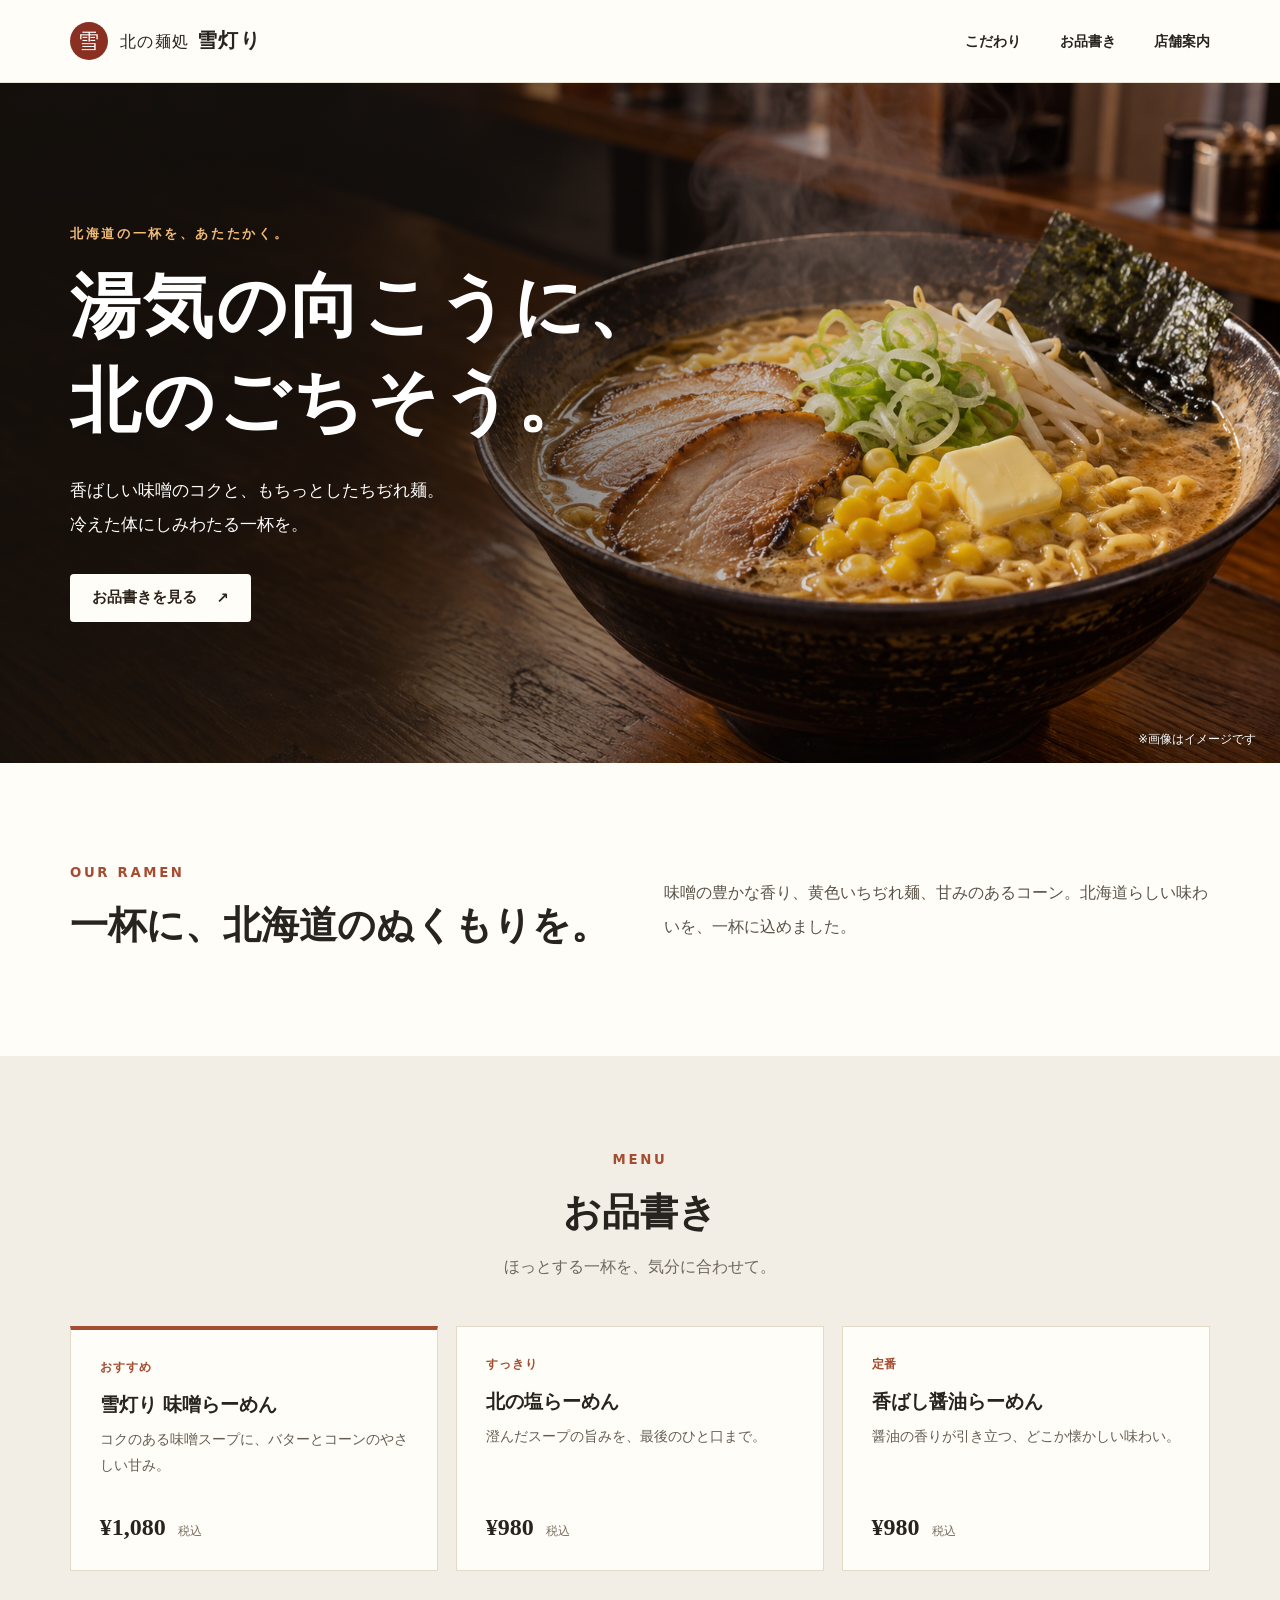
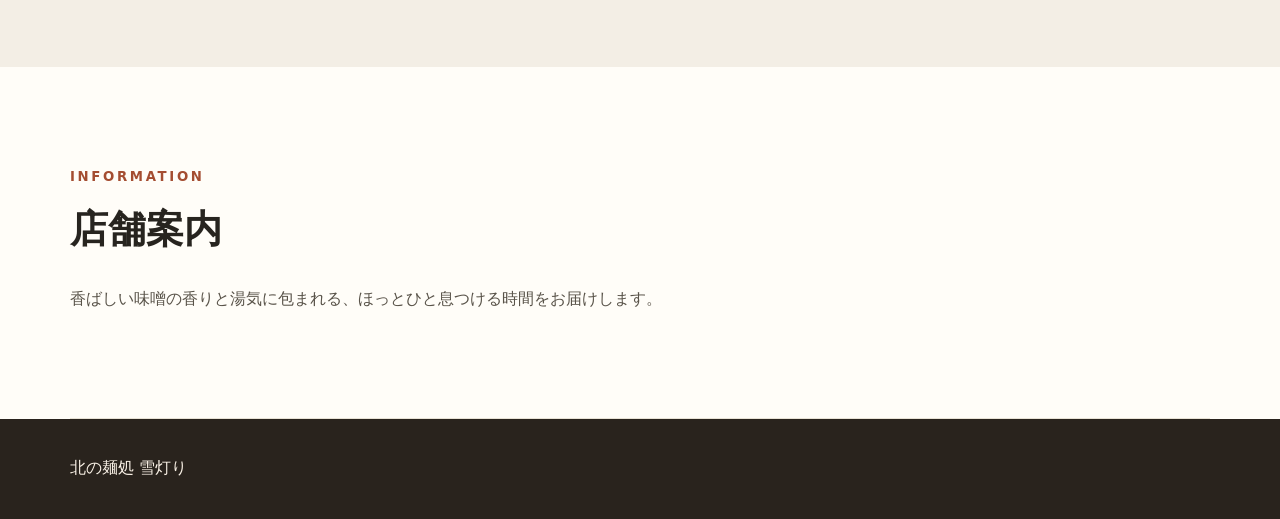
<file: site/index.html>
<!doctype html>
<html lang="ja">
<head>
  <meta charset="utf-8">
  <meta name="viewport" content="width=device-width, initial-scale=1">
  <meta name="description" content="北の麺処 雪灯り。香ばしい味噌とちぢれ麺を楽しむ、北海道ラーメンのトップページ。">
  <meta name="robots" content="noindex, nofollow">
  <title>北の麺処 雪灯り｜北海道ラーメン</title>
  <link rel="stylesheet" href="styles.css">
</head>
<body>
  <header class="site-header">
    <div class="header-inner">
      <a class="brand" href="#top" aria-label="北の麺処 雪灯り トップへ">
        <span class="brand-mark" aria-hidden="true">雪</span>
        <span>北の麺処 <strong>雪灯り</strong></span>
      </a>
      <nav aria-label="ページ内ナビゲーション">
        <a href="#about">こだわり</a>
        <a href="#menu">お品書き</a>
        <a href="#information">店舗案内</a>
      </nav>
    </div>
  </header>

  <main id="top">
    <section class="hero" aria-labelledby="hero-title">
      <img class="hero-image" src="images/hokkaido-miso-ramen.png" alt="湯気の立つ、チャーシューとコーン、バターをのせた味噌ラーメン" fetchpriority="high">
      <div class="hero-content">
        <p class="eyebrow">北海道の一杯を、あたたかく。</p>
        <h1 id="hero-title">湯気の向こうに、<br>北のごちそう。</h1>
        <p class="hero-copy">香ばしい味噌のコクと、もちっとしたちぢれ麺。<br>冷えた体にしみわたる一杯を。</p>
        <a class="button" href="#menu">お品書きを見る <span aria-hidden="true">↗</span></a>
      </div>
      <p class="hero-caption">※画像はイメージです</p>
    </section>

    <section class="intro section-shell" id="about" aria-labelledby="about-title">
      <div class="section-heading">
        <p class="eyebrow">OUR RAMEN</p>
        <h2 id="about-title">一杯に、北海道のぬくもりを。</h2>
      </div>
      <p>味噌の豊かな香り、黄色いちぢれ麺、甘みのあるコーン。北海道らしい味わいを、一杯に込めました。</p>
    </section>

    <section class="menu-section" id="menu" aria-labelledby="menu-title">
      <div class="section-shell">
        <div class="section-heading centered">
          <p class="eyebrow">MENU</p>
          <h2 id="menu-title">お品書き</h2>
          <p>ほっとする一杯を、気分に合わせて。</p>
        </div>
        <div class="menu-grid">
          <article class="menu-item featured">
            <span class="menu-label">おすすめ</span>
            <h3>雪灯り 味噌らーめん</h3>
            <p>コクのある味噌スープに、バターとコーンのやさしい甘み。</p>
            <p class="price">¥1,080 <span>税込</span></p>
          </article>
          <article class="menu-item">
            <span class="menu-label">すっきり</span>
            <h3>北の塩らーめん</h3>
            <p>澄んだスープの旨みを、最後のひと口まで。</p>
            <p class="price">¥980 <span>税込</span></p>
          </article>
          <article class="menu-item">
            <span class="menu-label">定番</span>
            <h3>香ばし醤油らーめん</h3>
            <p>醤油の香りが引き立つ、どこか懐かしい味わい。</p>
            <p class="price">¥980 <span>税込</span></p>
          </article>
        </div>
      </div>
    </section>

    <section class="information section-shell" id="information" aria-labelledby="information-title">
      <div class="section-heading">
        <p class="eyebrow">INFORMATION</p>
        <h2 id="information-title">店舗案内</h2>
      </div>
      <p>香ばしい味噌の香りと湯気に包まれる、ほっとひと息つける時間をお届けします。</p>
    </section>
  </main>

  <footer class="site-footer">
    <div class="section-shell footer-inner">
      <span>北の麺処 雪灯り</span>
    </div>
  </footer>
</body>
</html>
</file>
<file: site/styles.css>
:root {
  color-scheme: light;
  font-family: "Noto Sans JP", "Hiragino Kaku Gothic ProN", "Yu Gothic", system-ui, sans-serif;
  color: #27241f;
  background: #fffdf8;
  scroll-behavior: smooth;
}

* { box-sizing: border-box; }
body { margin: 0; }
a { color: inherit; }
img { max-width: 100%; }

.section-shell, .header-inner { width: min(100% - 3rem, 1140px); margin-inline: auto; }
.site-header { position: relative; z-index: 2; background: #fffdf8; border-bottom: 1px solid #e8e2d5; }
.header-inner { min-height: 82px; display: flex; align-items: center; justify-content: space-between; gap: 2rem; }
.brand { display: inline-flex; align-items: center; gap: .7rem; text-decoration: none; font-size: 1rem; letter-spacing: .1em; white-space: nowrap; }
.brand strong { font-size: 1.22rem; }
.brand-mark { display: grid; place-items: center; width: 2.4rem; height: 2.4rem; border-radius: 50%; background: #8a3022; color: #fff; font-family: serif; font-size: 1.3rem; }
nav { display: flex; flex-wrap: wrap; gap: clamp(1rem, 3vw, 2.5rem); }
nav a { font-size: .88rem; font-weight: 700; text-decoration: none; }
nav a:hover, nav a:focus-visible { color: #a34a2d; text-decoration: underline; text-underline-offset: .35em; }

.hero { position: relative; min-height: min(680px, 72vw); display: flex; align-items: center; overflow: hidden; background: #211912; color: #fff; }
.hero::before { content: ""; position: absolute; z-index: 1; inset: 0; background: linear-gradient(90deg, rgba(20, 15, 11, .93) 0%, rgba(20, 15, 11, .74) 29%, rgba(20, 15, 11, .18) 63%, rgba(20, 15, 11, 0) 100%); }
.hero-image { position: absolute; inset: 0; width: 100%; height: 100%; object-fit: cover; object-position: 60% center; }
.hero-content { position: relative; z-index: 1; width: min(100% - 3rem, 1140px); margin: 5rem auto; }
.eyebrow { margin: 0 0 1rem; color: #a44d31; font-size: .83rem; font-weight: 800; letter-spacing: .2em; text-transform: uppercase; }
.hero .eyebrow { color: #f2bd79; }
h1, h2, h3, p { overflow-wrap: anywhere; }
h1 { margin: 0; font-size: clamp(2.4rem, 5.5vw, 4.6rem); line-height: 1.35; letter-spacing: .04em; }
.hero-copy { margin: 1.5rem 0 2rem; line-height: 2; font-size: clamp(.93rem, 1.5vw, 1.08rem); }
.button { display: inline-flex; align-items: center; gap: 1.25rem; padding: .9rem 1.35rem; background: #fffdf8; color: #2b2119; border-radius: 4px; font-size: .92rem; font-weight: 800; text-decoration: none; transition: background .2s, transform .2s; }
.button:hover, .button:focus-visible { background: #f6d7aa; transform: translateY(-2px); }
.hero-caption { position: absolute; z-index: 1; right: 1.5rem; bottom: 1rem; margin: 0; font-size: .72rem; color: #fff; text-shadow: 0 1px 3px #22190f; }

.intro, .information { padding-block: clamp(4rem, 8vw, 7rem); }
.intro { display: grid; grid-template-columns: 1fr 1fr; align-items: center; gap: 3rem; }
.section-heading h2 { margin: 0; font-size: clamp(1.7rem, 3vw, 2.4rem); line-height: 1.5; }
.intro > p, .information > p { max-width: 39rem; margin: 0; color: #595349; line-height: 2.1; }

.menu-section { padding-block: clamp(4rem, 8vw, 6rem); background: #f3eee5; }
.centered { text-align: center; }
.centered > p:last-child { margin: 1rem 0 0; color: #6f675d; }
.menu-grid { display: grid; grid-template-columns: repeat(3, minmax(0, 1fr)); gap: 1.1rem; margin-top: 3rem; }
.menu-item { display: flex; flex-direction: column; min-height: 245px; padding: 1.8rem; background: #fffdf8; border: 1px solid #e5dac8; }
.menu-item.featured { border-top: 4px solid #a44d31; }
.menu-label { align-self: flex-start; color: #a44d31; font-size: .76rem; font-weight: 800; letter-spacing: .08em; }
.menu-item h3 { margin: 1rem 0 .6rem; font-size: 1.2rem; }
.menu-item > p:not(.price) { margin: 0; color: #655d52; font-size: .9rem; line-height: 1.8; }
.price { margin: auto 0 0; padding-top: 1.3rem; font-family: Georgia, serif; font-size: 1.5rem; font-weight: 700; }
.price span { margin-left: .4rem; font-family: inherit; color: #7b7165; font-size: .72rem; font-weight: 400; }

.information { border-bottom: 1px solid #e8e2d5; }
.information > p { margin-top: 1.5rem; }
.site-footer { background: #29231d; color: #f9f1e6; }
.footer-inner { min-height: 100px; display: flex; align-items: center; justify-content: space-between; gap: 1rem; }

.error-page { min-height: 100vh; display: grid; place-items: center; padding: 2rem; }
.error-card { width: min(100%, 36rem); padding: 3rem; border: 1px solid #e5dac8; background: #fff; }
.error-card h1 { font-size: 2rem; }
.error-card p { line-height: 1.8; }
.error-card a { color: #8a3022; font-weight: 700; }

@media (max-width: 760px) {
  .header-inner { min-height: 74px; flex-wrap: wrap; justify-content: center; padding-block: .75rem; gap: .7rem; }
  nav { justify-content: center; width: 100%; gap: 1.2rem; }
  .hero { min-height: 620px; align-items: flex-end; }
  .hero::before { background: linear-gradient(0deg, rgba(20, 15, 11, .95) 0%, rgba(20, 15, 11, .6) 48%, rgba(20, 15, 11, .08) 100%); }
  .hero-image { object-position: 63% center; }
  .hero-content { margin: 0 auto 4rem; }
  .hero-caption { right: 1rem; bottom: .7rem; }
  .intro { grid-template-columns: 1fr; gap: 1rem; }
  .menu-grid { grid-template-columns: 1fr; }
  .menu-item { min-height: 210px; }
  .footer-inner { flex-direction: column; justify-content: center; text-align: center; padding-block: 1.5rem; }
}
</file>
